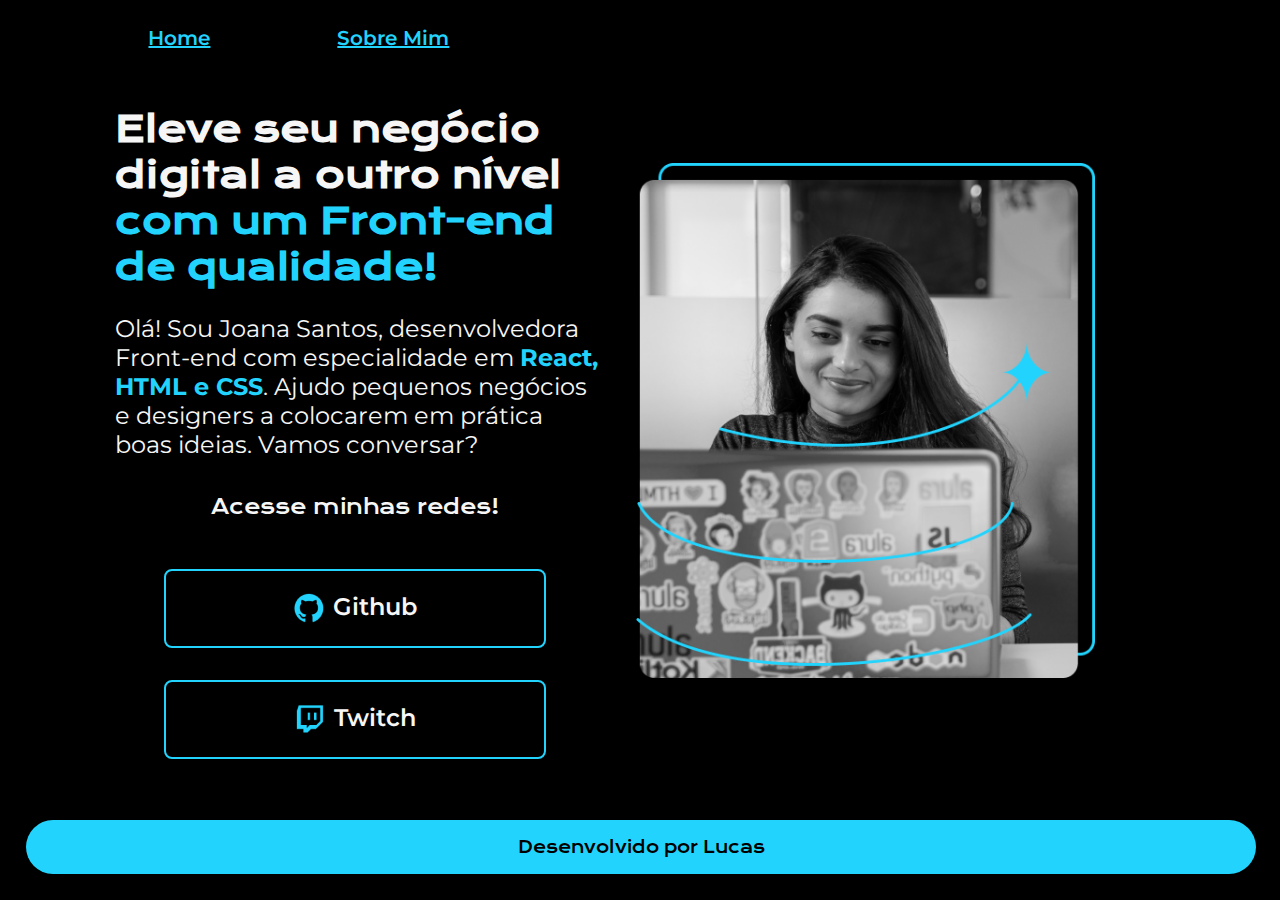
<file: index.html>
<!DOCTYPE html>
<html lang="pt-br">
<head>
    <meta charset="UTF-8"> 
    <meta http-equiv="X-UA-Compatible" content="IE=edge">
    <meta name="viewport" content="width=device-width, initial-scale=1.0">
    <title>Portifolio</title>
    <link rel="stylesheet" href="style.css">
</head>
<body>
   
  <header>
    <nav class="classe-nav-ancoras">
      <a class="classe-home" href="index.html">Home</a>
      <a class="classe-sobre-mim" href="indux.html">Sobre Mim</a>
    </nav>
  </header>
   
    <main class="classe-main">
     <section class="section-classe">
        <h1 class="classe-h1">
        Eleve seu negócio digital a outro nível 
          <strong class="titulo-destaque">com um Front-end de qualidade!
             </strong></h1>
             <p class="classe-paragrafo">Olá! Sou Joana Santos, desenvolvedora 
              Front-end com especialidade em <strong>React, HTML e
            CSS</strong>. Ajudo pequenos negócios e designers a 
            colocarem em prática boas ideias. Vamos 
              conversar?</p>
              <div class="classe-botoes-div"></h2>
                <h2 class="classe-h2">Acesse minhas redes!</h2>
                <!--<a class="botao-ancora-instagram" href="https://instagram.com/">Instagram</a>-->
                <a class="botao-ancora-github" href="https://github.com/lucks25">
                  <img src="Logo Github.png" alt="Logo do github azul e preto"> 
                  Github
                  <a class="botao-ancora-twitch" href="https://twitch.tv/lucks25zz">
                    <img src="Logo Twitch.png" alt="Logo da twitch em azul e preto">
                    Twitch
                  </a>
              </div>
            </section>
            <img class="classe-img" src="Imagem (2).png" alt=" Joana Santos programando">    
    </main>
    <footer class="classe-footer">
      <p>Desenvolvido por Lucas</p>
    </footer>
</body>
</file>
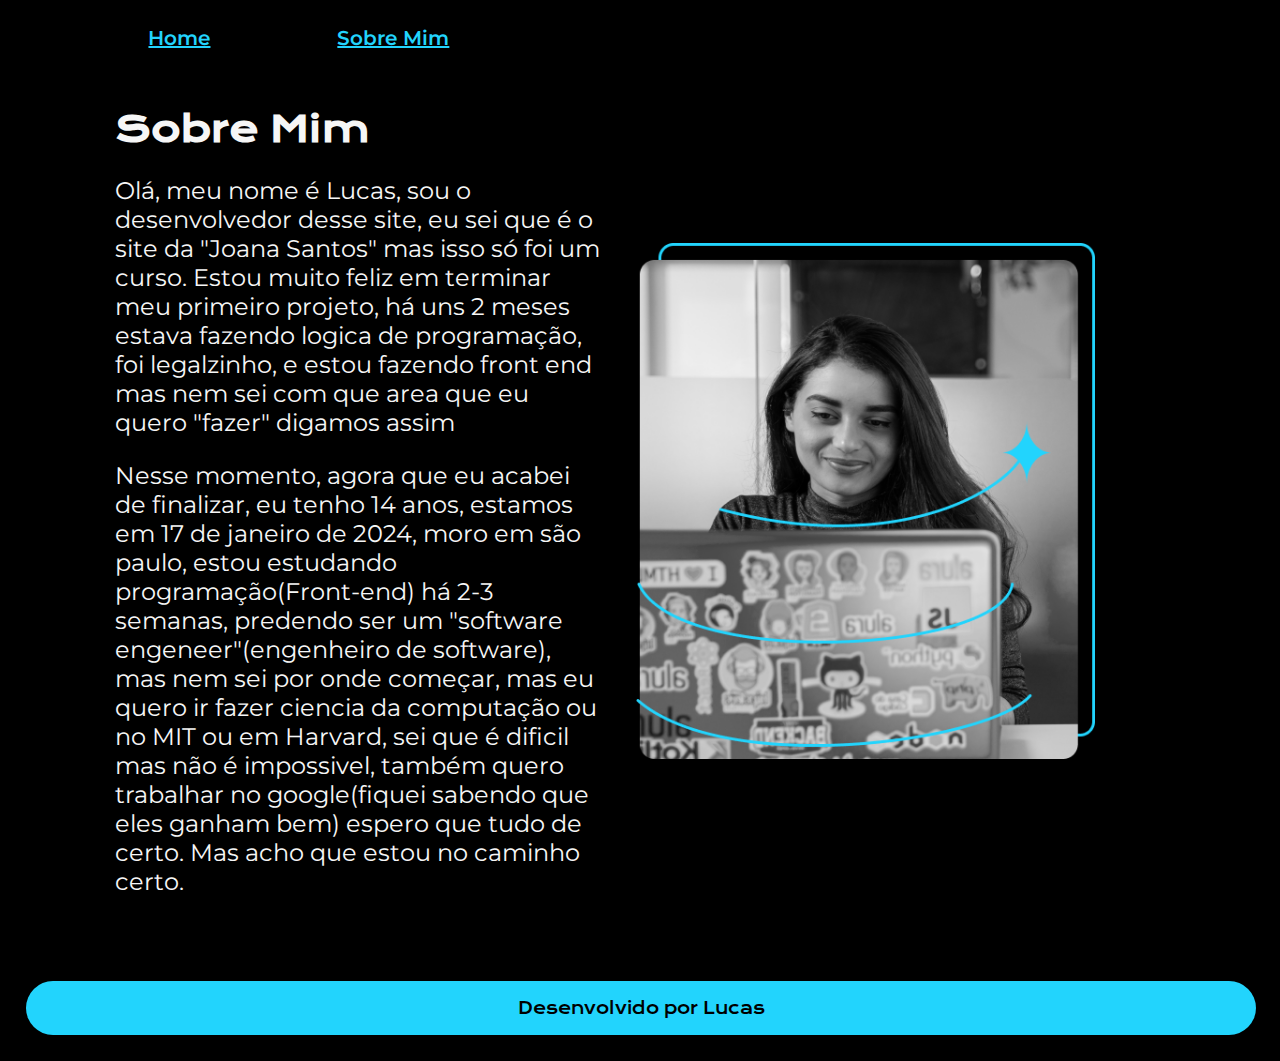
<file: indux.html>
<!DOCTYPE html>
<html lang="pt-br">
<head>
    <meta charset="UTF-8">
    <meta name="viewport" content="width=device-width, initial-scale=1.0">
    <title>Sobre Mim</title>
    <link rel="stylesheet" href="style.css">
</head>
<body>
    <header>
        <nav class="classe-nav-ancoras">
            <a class="classe-home" href="index.html">Home</a>
            <a class="classe-sobre-mim" href="indux.html">Sobre Mim</a>
          </nav>
    </header>
    <main class="classe-main">
        <section class="section-classe"> <h1 class="classe-h1">Sobre Mim</h1>
        <p class="classe-paragrafo">Olá, meu nome é Lucas, sou o desenvolvedor desse site, eu sei que é o site da "Joana Santos" mas isso só foi um curso. Estou muito feliz em terminar meu primeiro projeto, há uns 2 meses estava fazendo logica de programação, foi legalzinho, e estou fazendo front end mas nem sei com que area que eu quero "fazer" digamos assim </p>
        <p class="classe-paragrafo">Nesse momento, agora que eu acabei de finalizar, eu tenho 14 anos, estamos em 17 de janeiro de 2024, moro em são paulo, estou estudando programação(Front-end) há 2-3 semanas, predendo ser um "software engeneer"(engenheiro de software), mas nem sei por onde começar, mas eu quero ir fazer ciencia da computação ou no MIT ou em Harvard, sei que é dificil mas não é impossivel, também quero trabalhar no google(fiquei sabendo que eles ganham bem) espero que tudo de certo. Mas acho que estou no caminho certo.</p>
        </section>
        <img class="classe-img" src="Imagem (2).png" alt="Joana Santos programando">
        </main>
    <footer class="classe-footer">
        <p>Desenvolvido por Lucas</p>
    </footer>
</body>
</html>
</file>
<file: style.css>
@import url('https://fonts.googleapis.com/css2?family=Krona+One&family=Montserrat:wght@400;600&display=swap');

:root {
    --cor-azul: #22D4FD;
    --cor-preta: #000000;
    --cor-branca: #F6F6F6;
}

body {
    background-color: var(--cor-preta);
    color: var(--cor-branca);
    margin: 2%;
    padding: 0;
    box-sizing: border-box;
    height: 100%;
}

.titulo-destaque {
    color:  var(--cor-azul);
}

strong {
    color: var(--cor-azul);
}

.classe-nav-ancoras a {
 font-family: 'Montserrat', sans-serif;
 font-weight: 600;
 color: var(--cor-azul);
 font-size: 20px;
padding: 2% 0% 0% 10%;
}

.classe-nav-ancoras a:hover {
    color: var(--cor-branca);
    transition: color 0.7s ease-in-out;
}

.classe-main {
    padding: 1% 3%;
    display: flex;
    justify-content: space-between;
    align-items: center;
    margin:20px 10% 4%;
    margin-left: 1%;
}

.section-classe {
    width: 60%;
}

.classe-h1 {
    font-size: 36px;
    font-weight: 600;
    margin-left: 40px;
    font-family: 'Krona One', sans-serif;
    margin-bottom: 10px;
    margin-right: 10px ;
}
.classe-paragrafo {
    font-size: 24px;
    font-family: 'Montserrat', sans-serif;
    font-weight: 400;
    margin-left: 40px;
    margin-right: 32px;
}

.classe-botoes-div {
display: flex;
justify-content: center;
flex-direction: column;
align-items: center;
gap: 32px;
}

.classe-h2 {
    font-size: 20px;
    font-family: 'Krona One', sans-serif;
    font-weight: 400;
    margin-top: 2%;
}

.botao-ancora-github, .botao-ancora-instagram, .botao-ancora-twitch {
    display: flex;
    justify-content: center;
    gap: 8px;
 /*background-color: #22D4FD;*/
    width: 378px;
        text-align: center;
        border-radius: 8px;
            padding: 21.5px 0;
            color: var(--cor-branca);
            border: 2px solid var(--cor-azul);
        font-size: 24px;
        text-decoration: none;
       font-family: 'Montserrat', sans-serif;
      font-weight: 600;
    transition: background-color 0.7s ease, transform 0.7s ease;
}

.botao-ancora-instagram:hover, .botao-ancora-github:hover, .botao-ancora-twitch:hover {
    background-color: var(--cor-branca);
        transform: scale(1.05);
         border: 2px solid var(--cor-branca);
    color: var(--cor-preta);
}

.classe-img {
    width: 45%;
    display: flex;
    flex-direction: column;
}

.classe-footer {
    background-color: var(--cor-azul);
    color: var(--cor-preta);
    bottom: 0;
    text-align: center;
    font-size: 16px;
    width: 100%;
    font-weight:400;
    font-family: 'Krona One', sans-serif;
    padding: 0.5px 1px;
    border-radius: 32px;
}
</file>
